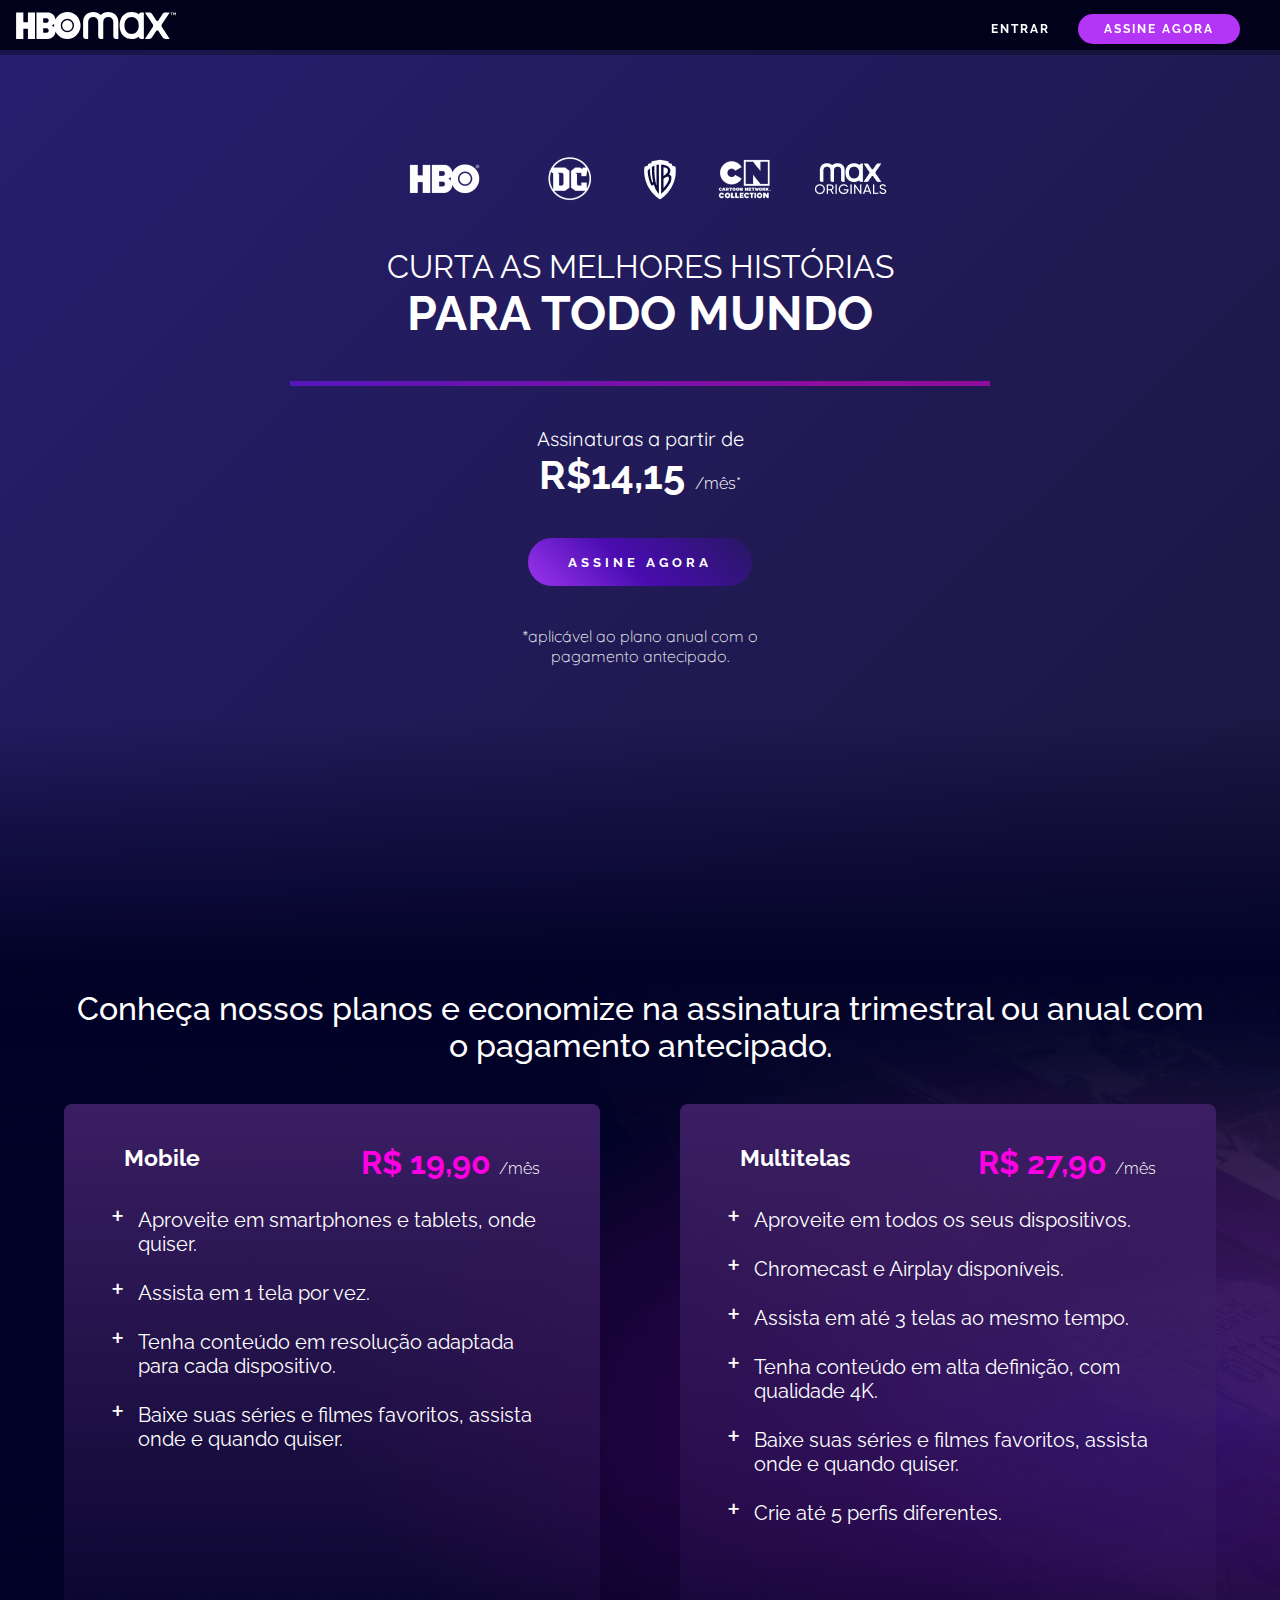
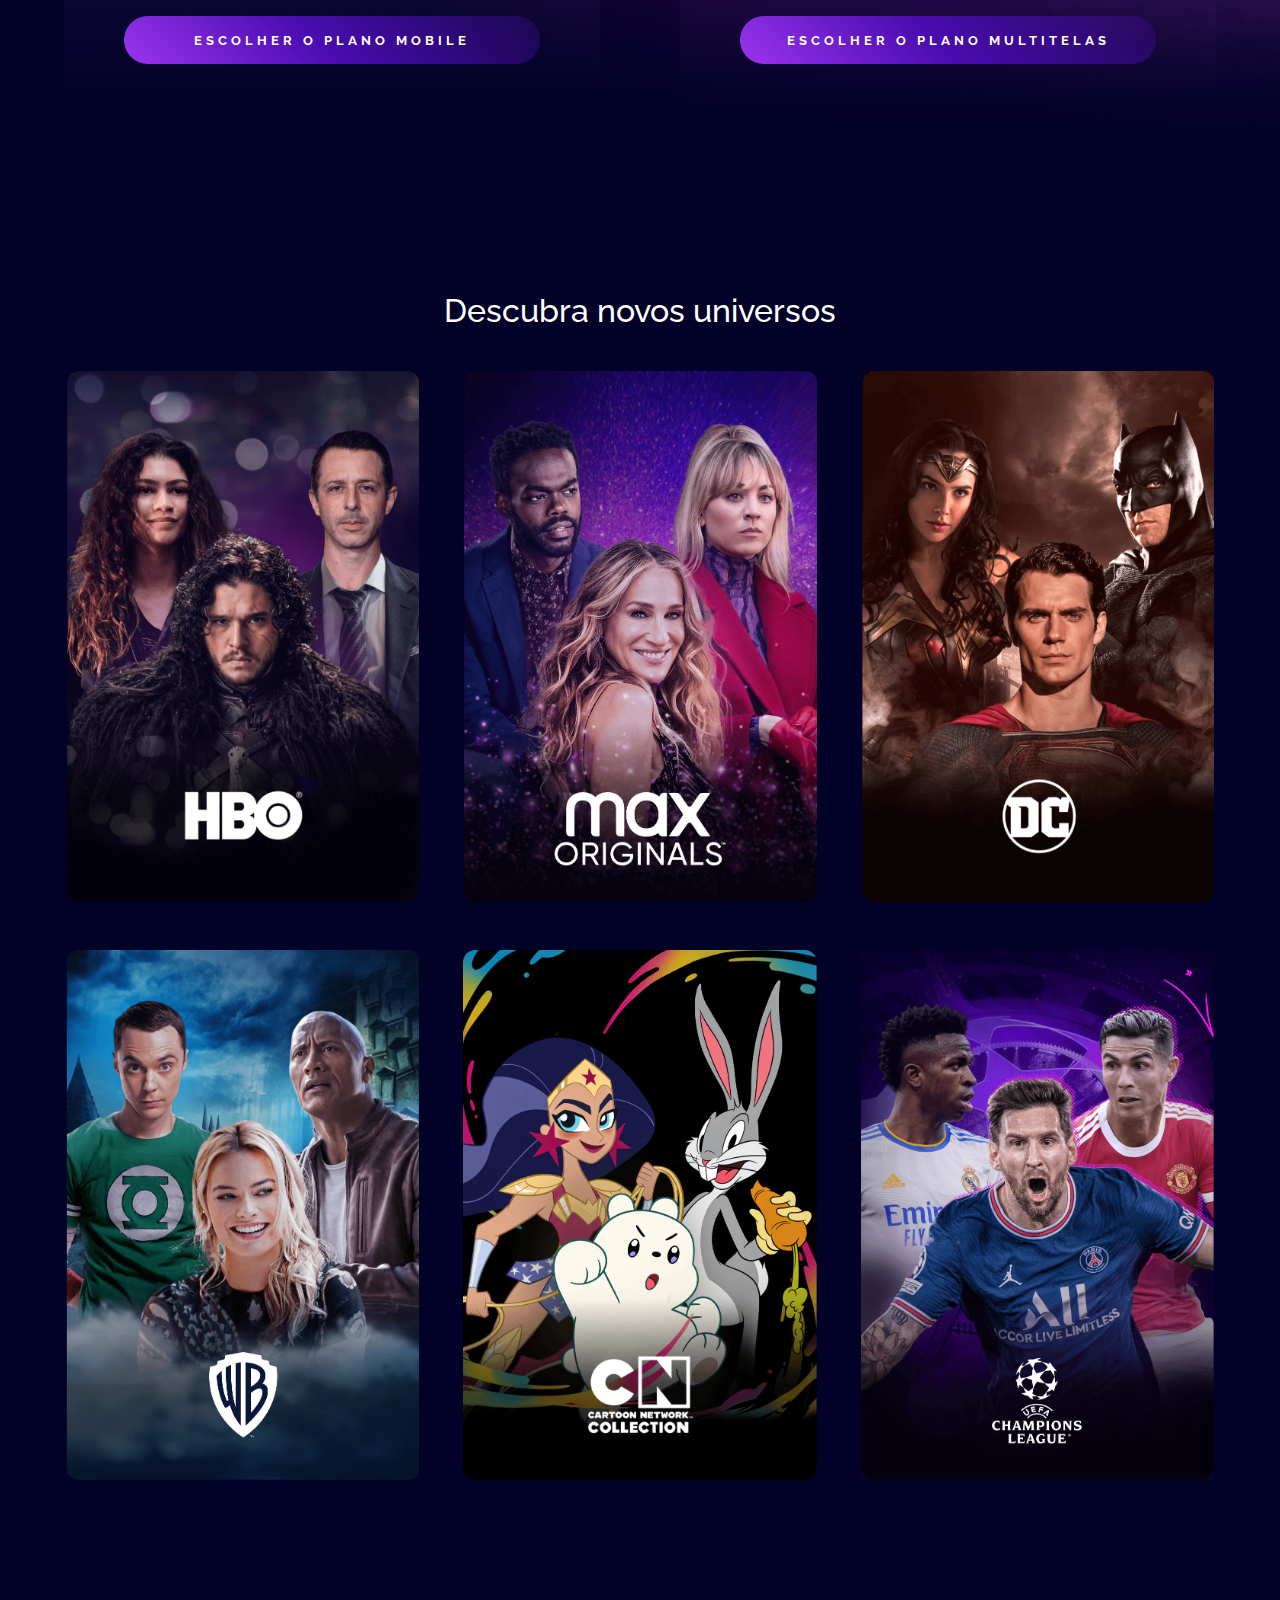
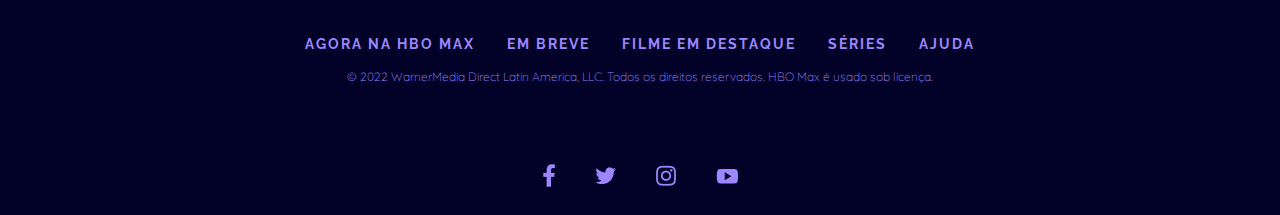
<file: index.html>
<!DOCTYPE html>
<html lang="pt-BR">
<head>
    <meta charset="UTF-8">
    <meta http-equiv="X-UA-Compatible" content="IE=edge" />
    <meta name="viewport" content="width=device-width, initial-scale=1.0">
    <link rel="stylesheet" href="./assets/css/styles.css">
    <title>HBO Max</title>
</head>

<body>
    <nav class="menu">
        <a href="index.html" class="menu__logoHBO">
            <img class="logoHBO-img" src="assets/img/hbo-logo.svg" alt="Logo HBO Max">
        </a>
        <div class="linknav">
            <a href="login.html" class="menu__in">entrar</a>
            <a href="#subscription" class="menu__in menu__signin">assine agora</a>
        </div>
    </nav>

    <header class="header">
        <div class="header__content">
            <div class="header__channels">
                <img class="header__channels-img" src="assets/img/hbo.png" alt="Logo do canal HBO">
                <img class="header__channels-img" src="assets/img/dc.png" alt="Logo do canal DC">
                <img class="header__channels-img" src="assets/img/wb.png" alt="Logo do canal WB">
                <img class="header__channels-img" src="assets/img/cartoon-network_neutral.png" alt="Logo do canal CN">
                <img class="header__channels-img" src="assets/img/max_originals.png" alt="Logo do canal Max Originals">
            </div>
            <div class="header__title">
                <h1>
                    <span>curta as melhores histórias</span> 
                    para todo mundo
                </h1>
            </div>
            <div class="header__divider"></div>
            <div class="header__offer">
                <p>Assinaturas a partir de</p>
                <p class="offer__price">R$14,15 <span class="price--small">/mês*</span></p>
            </div>
            <a href="" class="header__button">
                <button class="button">assine agora</button>
            </a>
            <p class="header__text--small">*aplicável ao plano anual com o pagamento antecipado.</p>            
        </div>
    </header>

    <main>
        <section id="subscription" class="subscription">
            <div class="container">
                <h2 class="title">
                    Conheça nossos planos e economize na assinatura trimestral ou anual com o pagamento antecipado.
                </h2>
                <div class="subscription__plans">
                    <div class="subscription__card">
                        <div>
                            <div class="subscription__plan">
                                <h3>Mobile</h3>
                                <p class="subscription__price">R$ 19,90 <span class="price--small">/mês</span></p>
                            </div>
                            <ul class="subscription__goals">
                                <li class="subscription__goals-li">Aproveite em smartphones e tablets, onde quiser.</li>
                                <li class="subscription__goals-li">Assista em 1 tela por vez.</li>
                                <li class="subscription__goals-li">Tenha conteúdo em resolução adaptada para cada dispositivo.</li>
                                <li class="subscription__goals-li">Baixe suas séries e filmes favoritos, assista onde e quando quiser.</li>
                            </ul>
                        </div>
                        <button class="button">escolher o plano mobile</button>
                    </div>
                    <div class="subscription__card">
                        <div>
                            <div class="subscription__plan">
                                <h3>Multitelas</h3>
                                <p class="subscription__price">R$ 27,90 <span class="price--small">/mês</span></p>
                            </div>
                            <ul class="subscription__goals">
                                <li class="subscription__goals-li">Aproveite em todos os seus dispositivos.</li>
                                <li class="subscription__goals-li">Chromecast e Airplay disponíveis.</li>
                                <li class="subscription__goals-li">Assista em até 3 telas ao mesmo tempo.</li>
                                <li class="subscription__goals-li">Tenha conteúdo em alta definição, com qualidade 4K.</li>
                                <li class="subscription__goals-li">Baixe suas séries e filmes favoritos, assista onde e quando quiser.</li>
                                <li class="subscription__goals-li">Crie até 5 perfis diferentes.</li>
                            </ul>
                        </div>
                        <button class="button">escolher o plano multitelas</button>
                    </div>
                </div>
            </div>
        </section>

        <section class="contents container">
            <h2 class="title">Descubra novos universos</h2>
            <div class="contents__container">
                <div class="contents__card">
                    <img src="assets/img/hbo-default_0.webp" alt="HBO" class="contents__image">
                </div>
                <div class="contents__card">
                    <img src="assets/img/MAX-Default.webp" alt="Max" class="contents__image">
                </div>
                <div class="contents__card">
                    <img src="assets/img/DC_Default.webp" alt="DC" class="contents__image">
                </div>
                <div class="contents__card">
                    <img src="assets/img/WB-Default.webp" alt="WB" class="contents__image">
                </div>
                <div class="contents__card">
                    <img src="assets/img/CN-Default.webp" alt="Cartoon Network" class="contents__image">
                </div>
                <div class="contents__card">
                    <img src="assets/img/UCL-Default.webp" alt="UCL" class="contents__image">
                </div>
            </div>
        </section>
    </main>

    <footer class="footer container">
        <div>
            <a href="https://www.hbomax.com/br/pt/sitemap" class="footer__link">agora na hbo max</a>
            <a href="https://www.hbomax.com/br/pt/coming-soon" class="footer__link">em breve</a>
            <a href="https://www.hbomax.com/br/pt/feature" class="footer__link">filme em destaque</a>
            <a href="https://www.hbomax.com/br/pt/series" class="footer__link">séries</a>
            <a href="https://help.hbomax.com/br" class="footer__link">ajuda</a>
        </div>
        <p class="footer__legal">
            © 2022 WarnerMedia Direct Latin America, LLC. Todos os direitos reservados. HBO Max é usado sob licença.
        </p>
        <div class="footer__social">
            <a href="https://www.facebook.com/HBOMaxBr/" class="footer__social-link">
                <img src="assets/img/facebook.png" alt="Facebook">
            </a>
            <a href="https://twitter.com/HBOMaxBR" class="footer__social-link">
                <img src="assets/img/twitter.png" alt="Twitter">
            </a>
            <a href="https://www.instagram.com/hbomaxbr/" class="footer__social-link">
                <img src="assets/img/instagram.png" alt="Instagram">
            </a>
            <a href="https://www.youtube.com/c/hbomaxbr" class="footer__social-link">
                <img src="assets/img/youtube.png" alt="YouTube">
            </a>
        </div>
    </footer>
    
</body>
</html>
</file>
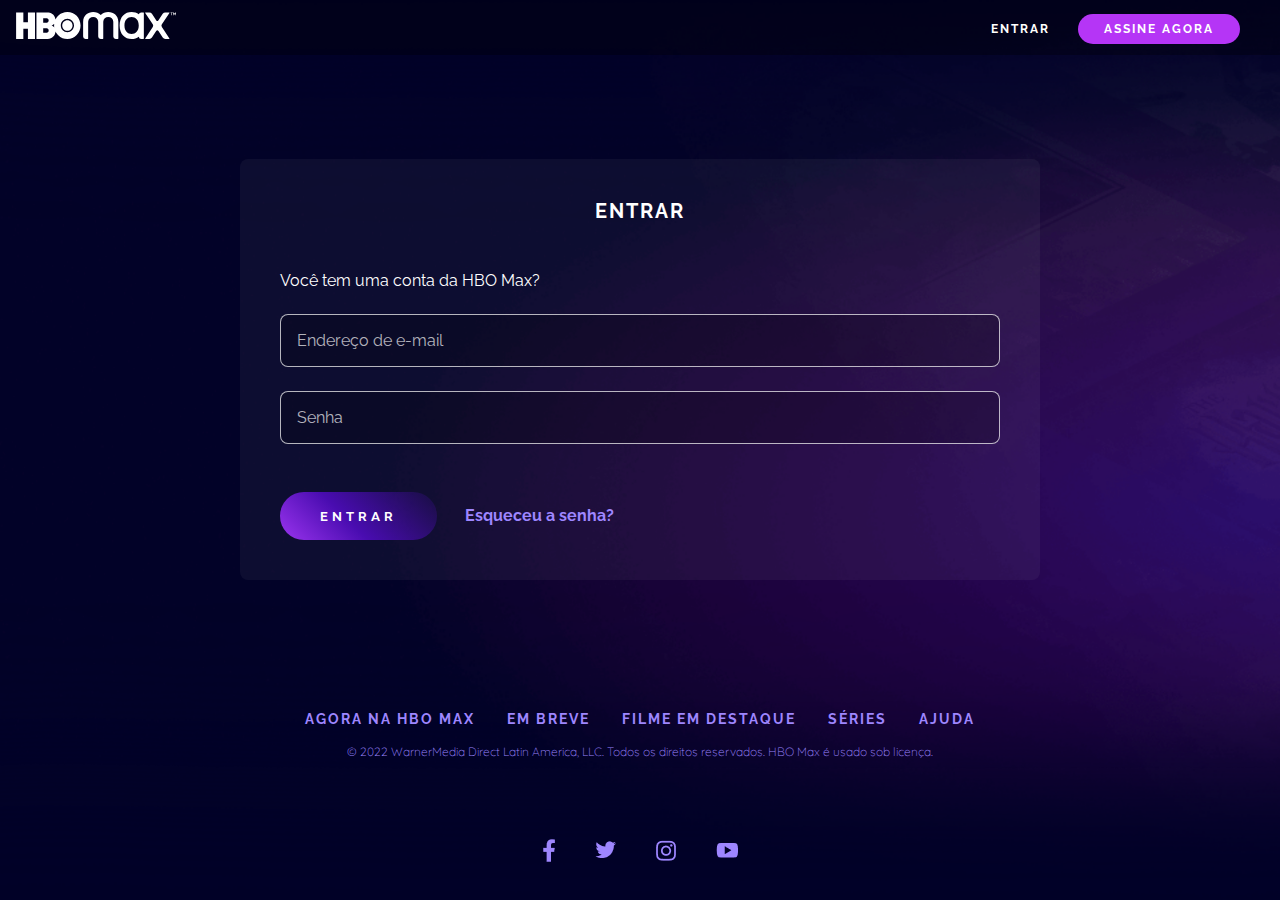
<file: login.html>
<!DOCTYPE html>
<html lang="pt-BR">
<head>
    <meta charset="UTF-8">
    <meta http-equiv="X-UA-Compatible" content="IE=edge" />
    <meta name="viewport" content="width=device-width, initial-scale=1.0">
    <link rel="stylesheet" href="./assets/css/login.css">
    <title>Entrar | HBO Max</title>
</head>
<body>
    <nav class="menu">
        <a href="index.html" class="menu__logoHBO">
            <img class="logoHBO-img" src="assets/img/hbo-logo.svg" alt="Logo HBO Max">
        </a>
        <div class="linknav">
            <a href="login.html" class="menu__in">entrar</a>
            <a href="index.html#subscription" class="menu__in menu__signin">assine agora</a>
        </div>
    </nav>

    <main class="content">
        <form class="login container">
            <h1 class="login__title">entrar</h1>
            <label class="login__label">Você tem uma conta da HBO Max?</label>
            <input type="email" name="email" id="email" class="login__field" placeholder="Endereço de e-mail">
            <input type="password" name="password" id="password" class="login__field" placeholder="Senha" minlength="8">

            <div class="login__actions">
                <button type="submit" class="button">Entrar</button>
                <a href="#" class="login__link"> Esqueceu a senha? </a>
            </div>
        </form>
    </main>

    <footer class="footer container">
        <div>
            <a href="https://www.hbomax.com/br/pt/sitemap" class="footer__link">agora na hbo max</a>
            <a href="https://www.hbomax.com/br/pt/coming-soon" class="footer__link">em breve</a>
            <a href="https://www.hbomax.com/br/pt/feature" class="footer__link">filme em destaque</a>
            <a href="https://www.hbomax.com/br/pt/series" class="footer__link">séries</a>
            <a href="https://help.hbomax.com/br" class="footer__link">ajuda</a>
        </div>
        <p class="footer__legal">
            © 2022 WarnerMedia Direct Latin America, LLC. Todos os direitos reservados. HBO Max é usado sob licença.
        </p>
        <div class="footer__social">
            <a href="https://www.facebook.com/HBOMaxBr/" class="footer__social-link">
                <img src="assets/img/facebook.png" alt="Facebook">
            </a>
            <a href="https://twitter.com/HBOMaxBR" class="footer__social-link">
                <img src="assets/img/twitter.png" alt="Twitter">
            </a>
            <a href="https://www.instagram.com/hbomaxbr/" class="footer__social-link">
                <img src="assets/img/instagram.png" alt="Instagram">
            </a>
            <a href="https://www.youtube.com/c/hbomaxbr" class="footer__social-link">
                <img src="assets/img/youtube.png" alt="YouTube">
            </a>
        </div>
    </footer>
    
</body>
</html>
</file>
<file: assets/css/styles.css>
@import url(global.css);

/* Header */

.header {
    width: 100%;
    background: linear-gradient(-45deg, #56125b, #0f0f10, #271e6e);
    background-size: 400% 400%;
    animation-name: change-bg;
    animation-duration: 10s;
    animation-timing-function: ease;
    animation-iteration-count: infinite;
    animation-direction: alternate;
    margin-top: 50px;
    padding-top: 100px;
    padding-bottom: 300px;
    position: relative;
}

.header__content {
    display: flex;
    flex-direction: column;
    justify-content: space-between;
    align-items: center;
    width: 100%;
    padding: 0 3.75% 0 3.75%;
    gap: 40px;
    margin: auto;
}

.header__channels {
    display: flex;
    justify-content: center;
    gap: 24px;
    flex-wrap: wrap;
}

.header__channels-img {
    object-fit: contain;
}

.header__title {
    text-transform: uppercase;
    text-align: center;
    font-size: 1.5rem;
}

.header__title span {
    display: block;
    font-weight: lighter;
    font-size: 2rem;
}

.header__divider {
    width: 70%;
    max-width: 700px;
    height: 5px;
    background: var(--divider-bg-color);
}

.header__offer {
    font-size: 1.25rem;
    text-align: center;
}

.offer__price {
    font-family: "Raleway", sans-serif;
    font-size: 2.5rem;
    font-weight: bold;
}

.price--small {
    font-size: 1rem;
    font-weight: 300;
    color: var(--text-color);
}

.header__button {
    animation: wiggle 2.2s linear infinite;
}

.header__text--small {
    text-align: center;
    max-width: 300px;
    font-size: 1rem;
    font-weight: 300;
}

.header::after {
    content: "";
    width: 100%;
    height: 250px;
    background: linear-gradient(0deg, var(--primary-color),transparent);
    position: absolute;
    bottom: 0;
    margin: 0;
}

/* Section - Subscription */

.subscription {
    background: url(../img/background-movies-series.png) no-repeat;
    background-size: cover;
    position: relative;
}

.title {
    font-size: 2rem;
    font-weight: 500;
}

.subscription__plans {
    display: flex;
    justify-content: space-around;
    gap: 80px;
    margin: 40px 0;
    perspective: 2000px;
    perspective-origin: top;
}

.subscription__card {
    display: flex;
    flex-direction: column;
    background: var(--card-bg-color);
    padding: 40px 60px;
    min-height: 600px;
    border-radius: 8px;
    justify-content: space-between;
    transition: transform 1s ease-in-out;
}

.subscription__plans:has(.subscription__card:nth-child(1):hover) {
    .subscription__card:nth-child(2) {
        transform: rotateY(-45deg);
    }
}

.subscription__plans:has(.subscription__card:nth-child(2):hover) {
    .subscription__card:nth-child(1) {
        transform: rotateY(45deg);
    }
}

.subscription__price {
    font-family: "Raleway", sans-serif;
    font-size: 2rem;
    font-weight: 700;
    color: var(--secondary-color);
}

.subscription__goals {
    font-size: 1.25rem;
    text-align: left;
}

.subscription__goals-li {
    margin-bottom: 14px;
    padding-left: 14px;
}

.subscription__goals-li::marker {
    content: '+';
    font-size: 2rem;
}

.subscription__plan {
    display: flex;
    justify-content: space-between;
    font-size: 1.25rem;
    margin-bottom: 16px;
}

/* Section - Contents */

.contents {
    margin: 100px auto 100px;
}

.contents__container {
    margin: 40px 0 0;
    display: grid;
    grid-template-columns: repeat(3, 1fr);
    gap: 40px;
}

.contents__card {
    border-radius: 16px;
    background-repeat: no-repeat;
    background-size: cover;
    background-position: center;
    border: 2px solid transparent;
    transition: transform 0.8s, background 0.8s, border 1s;
}

.contents__card:hover {
    border: 2px solid var(--tertiary-color);
    transform: scale(1.05);
}

.contents__image {
    width: 100%;
    object-fit: cover;
    object-position: center;
    transition: opacity 2s;
}

.contents__image:hover {
    opacity: 0;
}

.contents__card:nth-child(1):hover {
    background-image: url(../img/hbo-hover_0.webp);
}

.contents__card:nth-child(2):hover {
    background-image: url(../img/MAX-Hover.webp);
}

.contents__card:nth-child(3):hover {
    background-image: url(../img/DC-Hover.webp);
}

.contents__card:nth-child(4):hover {
    background-image: url(../img/WB-Hover.webp);
}

.contents__card:nth-child(5):hover {
    background-image: url(../img/CN-Hover.png);
}

.contents__card:nth-child(6):hover {
    background-image: url(../img/UCL-Hover.webp);
}

/* Keyframes */

@keyframes change-bg {
    0% {
        background-position: 0% 50%;
    }
    50% {
        background-position: 100% 50%;
    }
    100% {
        background-position: 0% 50%;
    }
}

@keyframes wiggle {
    0%, 10% {
        transform: rotate(0);
    }
    15% {
        transform: rotate(-15deg);
    }
    20% {
        transform: rotate(10deg);
    }
    25% {
        transform: rotate(-10deg);
    }
    30% {
        transform: rotate(10deg);
    }
    35% {
        transform: rotate(-10deg);
    }
    40%, 100% {
        transform: rotate(0deg);
    }
}

/* Media Queries */

@media screen and (max-width: 1200px) {
    .subscription__plans {
        gap: 40px;
    }

    .contents__container {
        gap: 32px;
    }
}

@media screen and (max-width: 1140px) {
    .subscription__plans {
        flex-direction: column;
        align-items: center;
    }

    .subscription__card {
        max-width: 600px;
    }
}

@media screen and (max-width: 800px) {
    .contents__container {
        grid-template-columns: repeat(2, 1fr);
    }   
}

@media screen and (max-width: 480px) {
    .header {
        margin-top: 128px;
    }
    
    .contents__container {
        grid-template-columns: repeat(6, 100%);
        grid-auto-flow: column;
        overflow: auto;
    }

    .subscription__price {
        font-size: 1.5rem;
    }
    
      .subscription__goals-li {
        font-size: 1rem;
    }
    
      .subscription__plan {
        flex-direction: column;
        justify-content: center;
    }
    
      .subscription__card {
        padding: 40px;
    }
}

@media (pointer: coarse) {
    .contents__card:hover {
      transform: none;
    }
  
    .subscription__plans:has(.subscription__card:nth-child(1):hover)
      .subscription__card:nth-child(2),
    .subscription__plans:has(.subscription__card:nth-child(2):hover)
      .subscription__card:nth-child(1) {
      transform: none;
    }
  }
</file>
<file: assets/css/login.css>
@import url(global.css);

body {
    background-image: url("../img/background-movies-series.png");
    background-size: cover;
    height: 100vh;
}

.content {
    display: flex;
    justify-content: center;
    align-items: center;
    font-family: "Quicksand", cursive;
    width: 100%;
    height: 70%;
    padding: 24px;
}

.menu {
    position: relative;
}

/* Login */

.login {
    width: 100%;
    max-width: 800px;
    background: var(--form-bg-color);
    border-radius: 8px;
    display: flex;
    flex-direction: column;
    gap: 24px;
    padding: 40px;
}

.login__title {
    text-transform: uppercase;
    letter-spacing: 2px;
    font-size: 1.25rem;
    margin-bottom: 24px;
}

.login__label {
    text-align: left;
}

.login__field {
    background-color: var(--form-field-bg-color);
    border: var(--form-field-border);
    border-radius: 8px;
    padding: 16px;
    color: var(--text-color);
    font-size: 1rem;
}

.login__field::placeholder {
    color: var(--form-field-placeholder);
}

.login__field:invalid {
    border: 1px solid var(--form-field-error);
}

.login__actions {
    margin-top: 24px;
    text-align: left;
}

.login__link {
    text-decoration: none;
    margin-left: 24px;
    color: var(--link-color);
    font-weight: bold;
}

@media screen and (max-width: 480px) {
    body {
        height: auto;
    }
    
    .login__actions .button {
        display: block;
        margin-bottom: 24px;
    }
    
    .login__link {
        margin: 0;
    }
}
</file>
